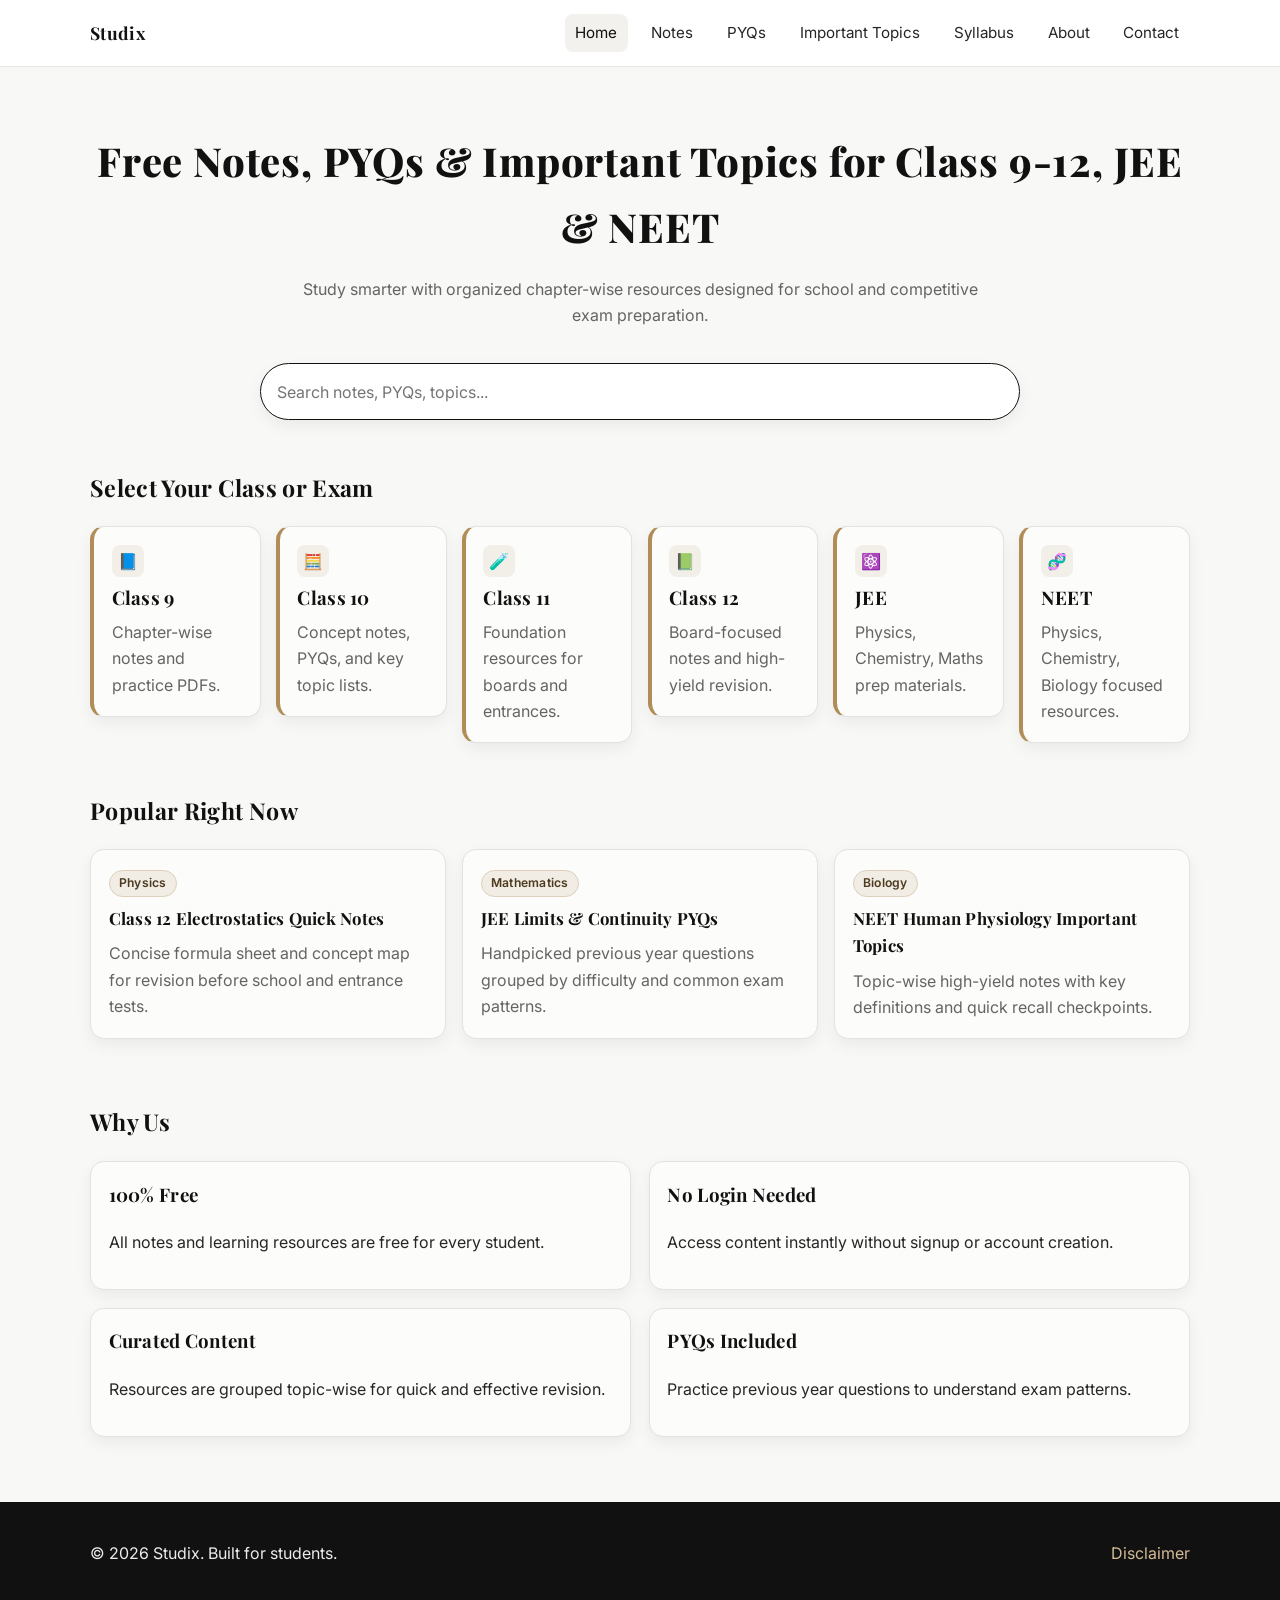
<file: index.html>
<!DOCTYPE html>
<html lang="en">
  <head>
    <meta charset="UTF-8" />
    <meta name="viewport" content="width=device-width, initial-scale=1.0" />
    <title>Studix | Free Notes, PYQs & Important Topics</title>
    <link rel="stylesheet" href="css/styles.css" />
  </head>
  <body>
    <!-- Shared navigation -->
    <header class="site-header">
      <div class="container navbar">
        <a class="brand" href="index.html">Studix</a>
        <button class="nav-toggle" type="button" data-nav-toggle>☰ Menu</button>
        <nav class="nav-links" data-nav-links>
          <a class="active" href="index.html">Home</a>
          <a href="pages/notes.html">Notes</a>
          <a href="pages/pyqs.html">PYQs</a>
          <a href="pages/important-topics.html">Important Topics</a>
          <a href="pages/syllabus.html">Syllabus</a>
          <a href="pages/about.html">About</a>
          <a href="pages/contact.html">Contact</a>
        </nav>
      </div>
    </header>

    <main>
      <section class="hero">
        <div class="container">
          <h1>Free Notes, PYQs &amp; Important Topics for Class 9-12, JEE &amp; NEET</h1>
          <p>
            Study smarter with organized chapter-wise resources designed for school and competitive exam preparation.
          </p>
        </div>
      </section>

      <!-- Homepage search bar (UI only; search behavior can be added later) -->
      <section class="section home-search-section">
        <div class="container">
          <div class="home-search-wrap">
            <label class="sr-only" for="homepage-search">Search notes and topics</label>
            <input
              id="homepage-search"
              type="search"
              placeholder="Search notes, PYQs, topics..."
              aria-label="Search notes, PYQs, topics"
            />
          </div>
        </div>
      </section>

      <!-- Scribd-inspired browse tiles -->
      <section class="section section-compact">
        <div class="container">
          <h2>Select Your Class or Exam</h2>
          <div class="home-class-grid">
            <a class="class-tile-link" href="pages/notes.html?track=class9">
              <article class="card class-tile accent-cyan">
                <span class="tile-icon" aria-hidden="true">📘</span>
                <h3>Class 9</h3>
                <p>Chapter-wise notes and practice PDFs.</p>
              </article>
            </a>
            <a class="class-tile-link" href="pages/notes.html?track=class10">
              <article class="card class-tile accent-indigo">
                <span class="tile-icon" aria-hidden="true">🧮</span>
                <h3>Class 10</h3>
                <p>Concept notes, PYQs, and key topic lists.</p>
              </article>
            </a>
            <a class="class-tile-link" href="pages/notes.html?track=class11">
              <article class="card class-tile accent-blue">
                <span class="tile-icon" aria-hidden="true">🧪</span>
                <h3>Class 11</h3>
                <p>Foundation resources for boards and entrances.</p>
              </article>
            </a>
            <a class="class-tile-link" href="pages/notes.html?track=class12">
              <article class="card class-tile accent-teal">
                <span class="tile-icon" aria-hidden="true">📗</span>
                <h3>Class 12</h3>
                <p>Board-focused notes and high-yield revision.</p>
              </article>
            </a>
            <a class="class-tile-link" href="pages/notes.html?track=jee">
              <article class="card class-tile accent-gold">
                <span class="tile-icon" aria-hidden="true">⚛️</span>
                <h3>JEE</h3>
                <p>Physics, Chemistry, Maths prep materials.</p>
              </article>
            </a>
            <a class="class-tile-link" href="pages/notes.html?track=neet">
              <article class="card class-tile accent-green">
                <span class="tile-icon" aria-hidden="true">🧬</span>
                <h3>NEET</h3>
                <p>Physics, Chemistry, Biology focused resources.</p>
              </article>
            </a>
          </div>
        </div>
      </section>

      <!-- Document preview style cards -->
      <section class="section section-compact">
        <div class="container">
          <h2>Popular Right Now</h2>
          <div class="home-feature-grid">
            <article class="card feature-card">
              <span class="feature-tag">Physics</span>
              <h3>Class 12 Electrostatics Quick Notes</h3>
              <p>Concise formula sheet and concept map for revision before school and entrance tests.</p>
            </article>
            <article class="card feature-card">
              <span class="feature-tag">Mathematics</span>
              <h3>JEE Limits &amp; Continuity PYQs</h3>
              <p>Handpicked previous year questions grouped by difficulty and common exam patterns.</p>
            </article>
            <article class="card feature-card">
              <span class="feature-tag">Biology</span>
              <h3>NEET Human Physiology Important Topics</h3>
              <p>Topic-wise high-yield notes with key definitions and quick recall checkpoints.</p>
            </article>
          </div>
        </div>
      </section>

      <section class="section">
        <div class="container">
          <h2>Why Us</h2>
          <div class="grid cols-2">
            <article class="card"><h3>100% Free</h3><p>All notes and learning resources are free for every student.</p></article>
            <article class="card"><h3>No Login Needed</h3><p>Access content instantly without signup or account creation.</p></article>
            <article class="card"><h3>Curated Content</h3><p>Resources are grouped topic-wise for quick and effective revision.</p></article>
            <article class="card"><h3>PYQs Included</h3><p>Practice previous year questions to understand exam patterns.</p></article>
          </div>
        </div>
      </section>
    </main>

    <!-- Shared footer -->
    <footer class="site-footer">
      <div class="container footer-content">
        <p>&copy; 2026 Studix. Built for students.</p>
        <a href="pages/disclaimer.html">Disclaimer</a>
      </div>
    </footer>

    <script src="js/main.js"></script>
  </body>
</html>
</file>
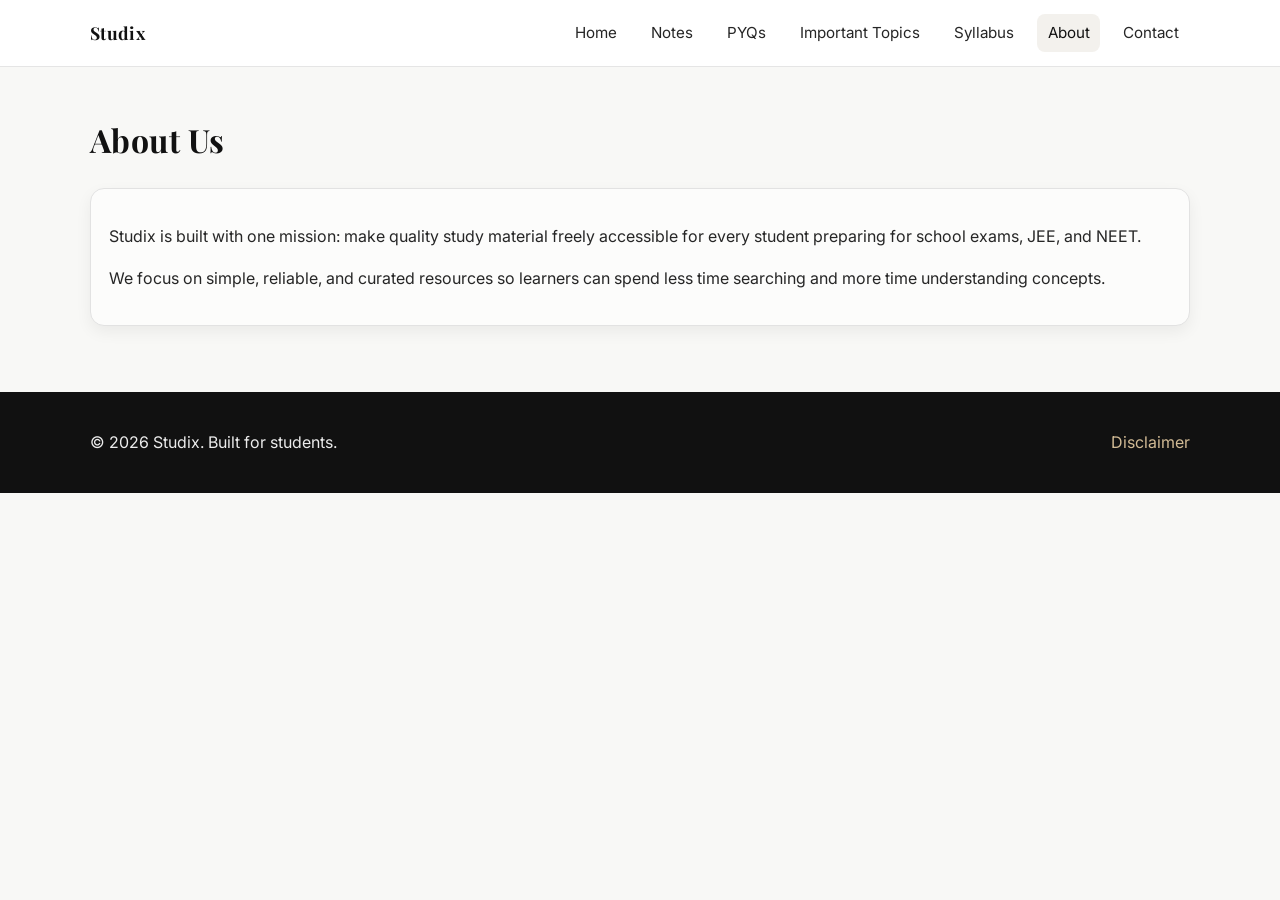
<file: pages/about.html>
<!DOCTYPE html>
<html lang="en">
  <head>
    <meta charset="UTF-8" />
    <meta name="viewport" content="width=device-width, initial-scale=1.0" />
    <title>About Us | Studix</title>
    <link rel="stylesheet" href="../css/styles.css" />
  </head>
  <body>
    <header class="site-header">
      <div class="container navbar">
        <a class="brand" href="../index.html">Studix</a>
        <button class="nav-toggle" type="button" data-nav-toggle>☰ Menu</button>
        <nav class="nav-links" data-nav-links>
          <a href="../index.html">Home</a>
          <a href="notes.html">Notes</a>
          <a href="pyqs.html">PYQs</a>
          <a href="important-topics.html">Important Topics</a>
          <a href="syllabus.html">Syllabus</a>
          <a class="active" href="about.html">About</a>
          <a href="contact.html">Contact</a>
        </nav>
      </div>
    </header>

    <main class="section">
      <div class="container">
        <h1>About Us</h1>
        <div class="card">
          <p>
            Studix is built with one mission: make quality study material freely accessible
            for every student preparing for school exams, JEE, and NEET.
          </p>
          <p>
            We focus on simple, reliable, and curated resources so learners can spend less time searching
            and more time understanding concepts.
          </p>
        </div>
      </div>
    </main>

    <footer class="site-footer">
      <div class="container footer-content">
        <p>&copy; 2026 Studix. Built for students.</p>
        <a href="disclaimer.html">Disclaimer</a>
      </div>
    </footer>

    <script src="../js/main.js"></script>
  </body>
</html>
</file>
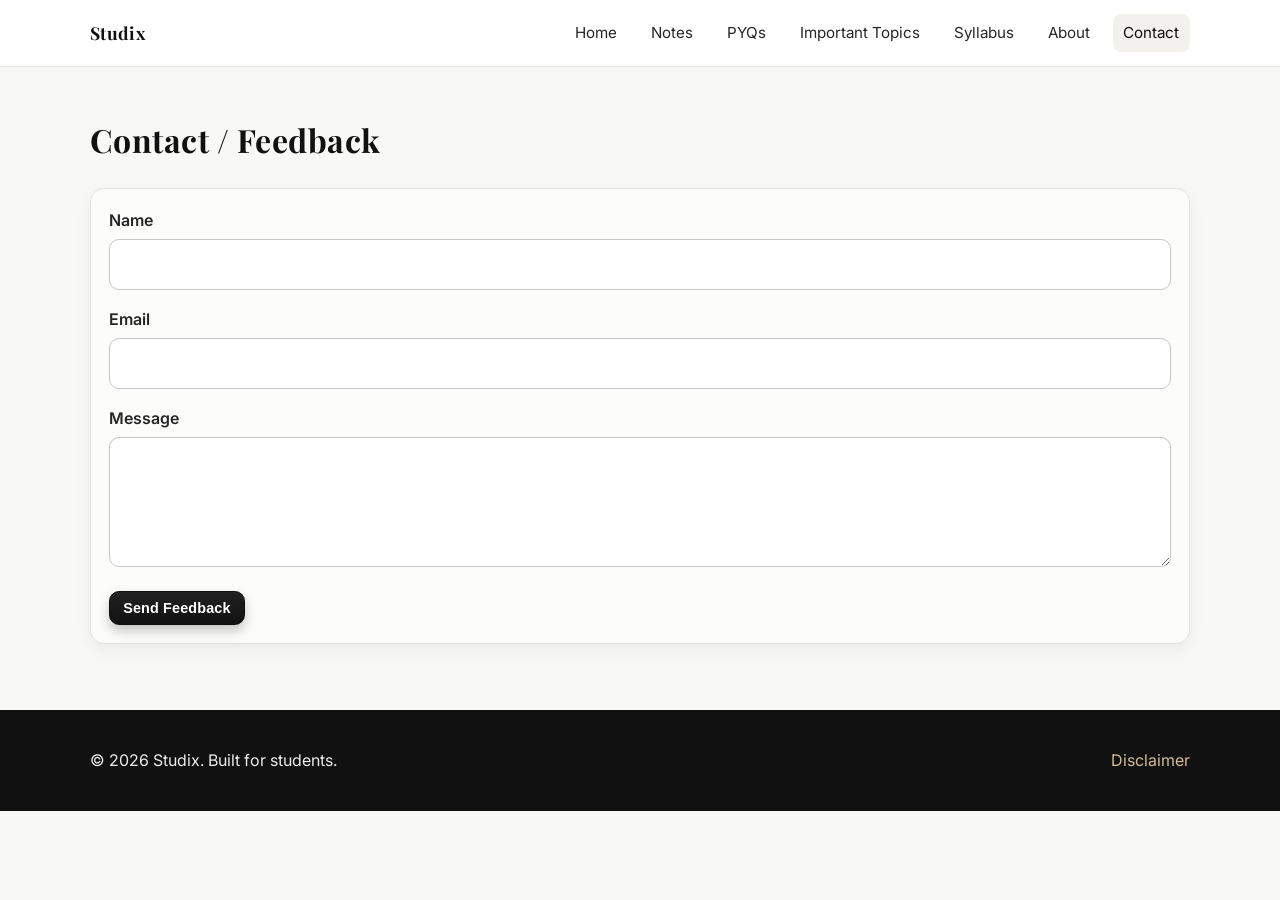
<file: pages/contact.html>
<!DOCTYPE html>
<html lang="en">
  <head>
    <meta charset="UTF-8" />
    <meta name="viewport" content="width=device-width, initial-scale=1.0" />
    <title>Contact & Feedback | Studix</title>
    <link rel="stylesheet" href="../css/styles.css" />
  </head>
  <body>
    <header class="site-header">
      <div class="container navbar">
        <a class="brand" href="../index.html">Studix</a>
        <button class="nav-toggle" type="button" data-nav-toggle>☰ Menu</button>
        <nav class="nav-links" data-nav-links>
          <a href="../index.html">Home</a>
          <a href="notes.html">Notes</a>
          <a href="pyqs.html">PYQs</a>
          <a href="important-topics.html">Important Topics</a>
          <a href="syllabus.html">Syllabus</a>
          <a href="about.html">About</a>
          <a class="active" href="contact.html">Contact</a>
        </nav>
      </div>
    </header>

    <main class="section">
      <div class="container">
        <h1>Contact / Feedback</h1>
        <div class="card">
          <form data-feedback-form>
            <div class="form-group">
              <label for="name">Name</label>
              <input id="name" name="name" type="text" required />
            </div>

            <div class="form-group">
              <label for="email">Email</label>
              <input id="email" name="email" type="email" required />
            </div>

            <div class="form-group">
              <label for="message">Message</label>
              <textarea id="message" name="message" required></textarea>
            </div>

            <button class="btn" type="submit">Send Feedback</button>
          </form>
        </div>
      </div>
    </main>

    <footer class="site-footer">
      <div class="container footer-content">
        <p>&copy; 2026 Studix. Built for students.</p>
        <a href="disclaimer.html">Disclaimer</a>
      </div>
    </footer>

    <script src="../js/main.js"></script>
  </body>
</html>
</file>
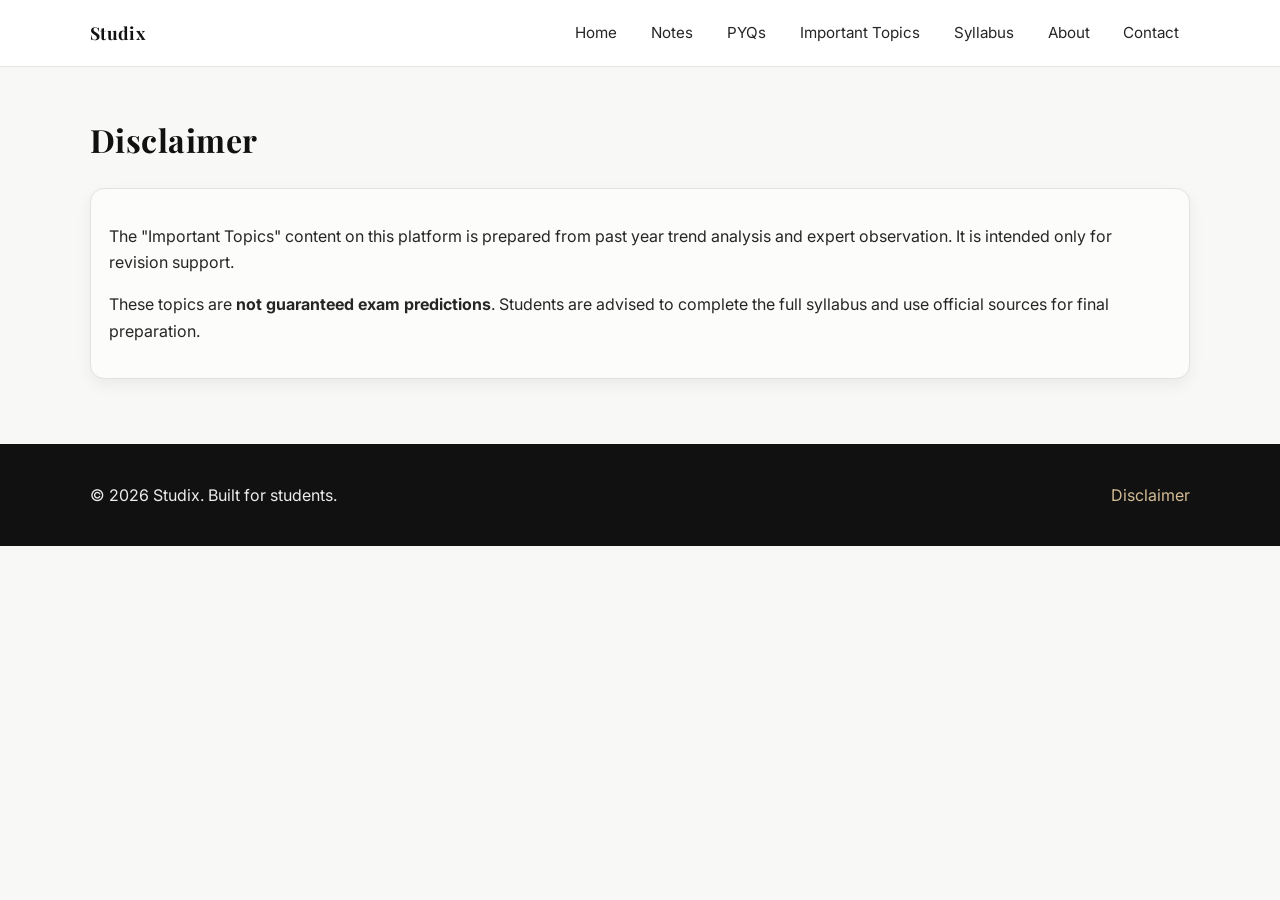
<file: pages/disclaimer.html>
<!DOCTYPE html>
<html lang="en">
  <head>
    <meta charset="UTF-8" />
    <meta name="viewport" content="width=device-width, initial-scale=1.0" />
    <title>Disclaimer | Studix</title>
    <link rel="stylesheet" href="../css/styles.css" />
  </head>
  <body>
    <header class="site-header">
      <div class="container navbar">
        <a class="brand" href="../index.html">Studix</a>
        <button class="nav-toggle" type="button" data-nav-toggle>☰ Menu</button>
        <nav class="nav-links" data-nav-links>
          <a href="../index.html">Home</a>
          <a href="notes.html">Notes</a>
          <a href="pyqs.html">PYQs</a>
          <a href="important-topics.html">Important Topics</a>
          <a href="syllabus.html">Syllabus</a>
          <a href="about.html">About</a>
          <a href="contact.html">Contact</a>
        </nav>
      </div>
    </header>

    <main class="section">
      <div class="container">
        <h1>Disclaimer</h1>
        <div class="card">
          <p>
            The "Important Topics" content on this platform is prepared from past year trend analysis
            and expert observation. It is intended only for revision support.
          </p>
          <p>
            These topics are <strong>not guaranteed exam predictions</strong>. Students are advised
            to complete the full syllabus and use official sources for final preparation.
          </p>
        </div>
      </div>
    </main>

    <footer class="site-footer">
      <div class="container footer-content">
        <p>&copy; 2026 Studix. Built for students.</p>
        <a href="disclaimer.html">Disclaimer</a>
      </div>
    </footer>

    <script src="../js/main.js"></script>
  </body>
</html>
</file>
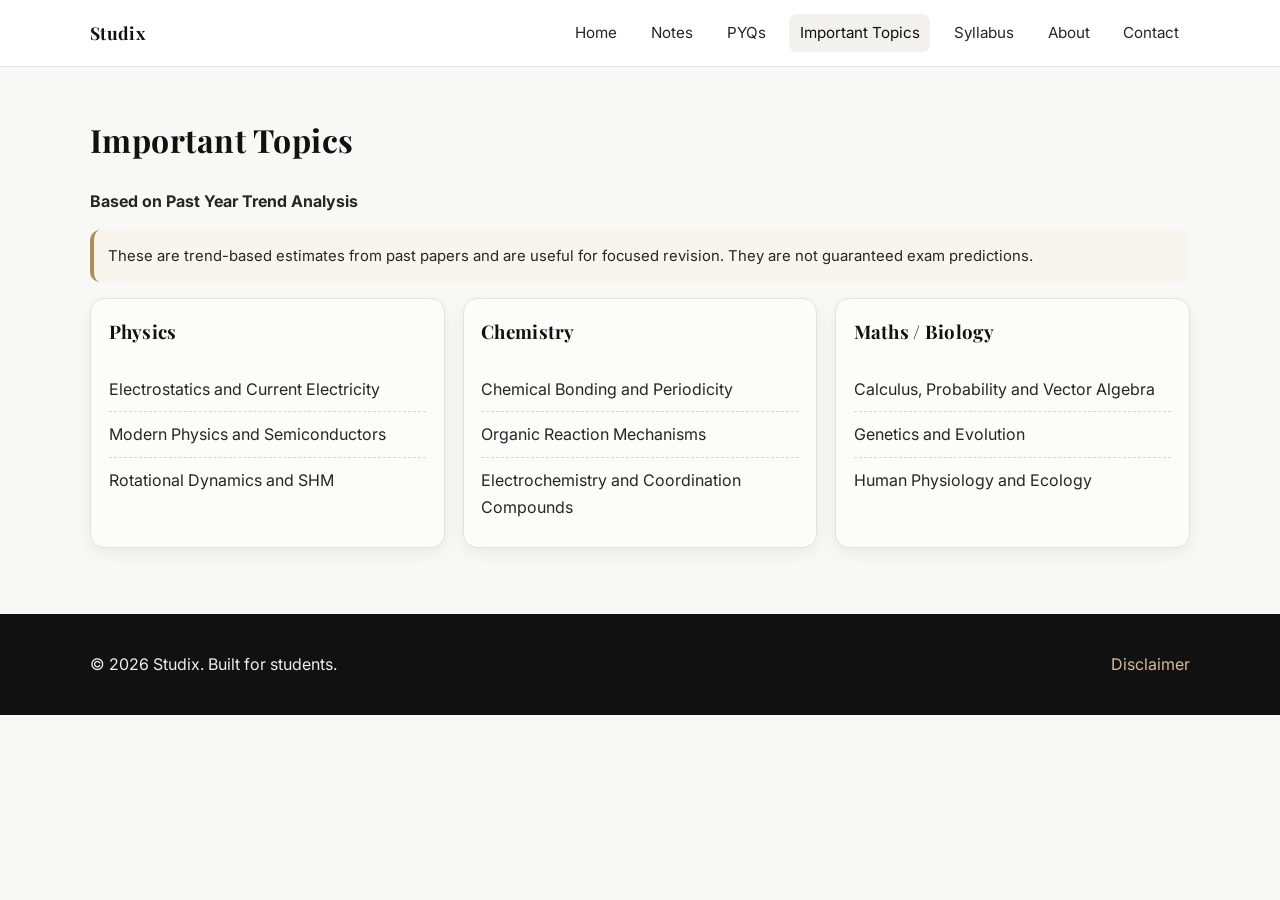
<file: pages/important-topics.html>
<!DOCTYPE html>
<html lang="en">
  <head>
    <meta charset="UTF-8" />
    <meta name="viewport" content="width=device-width, initial-scale=1.0" />
    <title>Important Topics | Studix</title>
    <link rel="stylesheet" href="../css/styles.css" />
  </head>
  <body>
    <header class="site-header">
      <div class="container navbar">
        <a class="brand" href="../index.html">Studix</a>
        <button class="nav-toggle" type="button" data-nav-toggle>☰ Menu</button>
        <nav class="nav-links" data-nav-links>
          <a href="../index.html">Home</a>
          <a href="notes.html">Notes</a>
          <a href="pyqs.html">PYQs</a>
          <a class="active" href="important-topics.html">Important Topics</a>
          <a href="syllabus.html">Syllabus</a>
          <a href="about.html">About</a>
          <a href="contact.html">Contact</a>
        </nav>
      </div>
    </header>

    <main class="section">
      <div class="container">
        <h1>Important Topics</h1>
        <p><strong>Based on Past Year Trend Analysis</strong></p>

        <div class="note">
          These are trend-based estimates from past papers and are useful for focused revision.
          They are not guaranteed exam predictions.
        </div>

        <div class="grid cols-3" style="margin-top: 1rem">
          <article class="card">
            <h3>Physics</h3>
            <ul class="list">
              <li>Electrostatics and Current Electricity</li>
              <li>Modern Physics and Semiconductors</li>
              <li>Rotational Dynamics and SHM</li>
            </ul>
          </article>

          <article class="card">
            <h3>Chemistry</h3>
            <ul class="list">
              <li>Chemical Bonding and Periodicity</li>
              <li>Organic Reaction Mechanisms</li>
              <li>Electrochemistry and Coordination Compounds</li>
            </ul>
          </article>

          <article class="card">
            <h3>Maths / Biology</h3>
            <ul class="list">
              <li>Calculus, Probability and Vector Algebra</li>
              <li>Genetics and Evolution</li>
              <li>Human Physiology and Ecology</li>
            </ul>
          </article>
        </div>
      </div>
    </main>

    <footer class="site-footer">
      <div class="container footer-content">
        <p>&copy; 2026 Studix. Built for students.</p>
        <a href="disclaimer.html">Disclaimer</a>
      </div>
    </footer>

    <script src="../js/main.js"></script>
  </body>
</html>
</file>
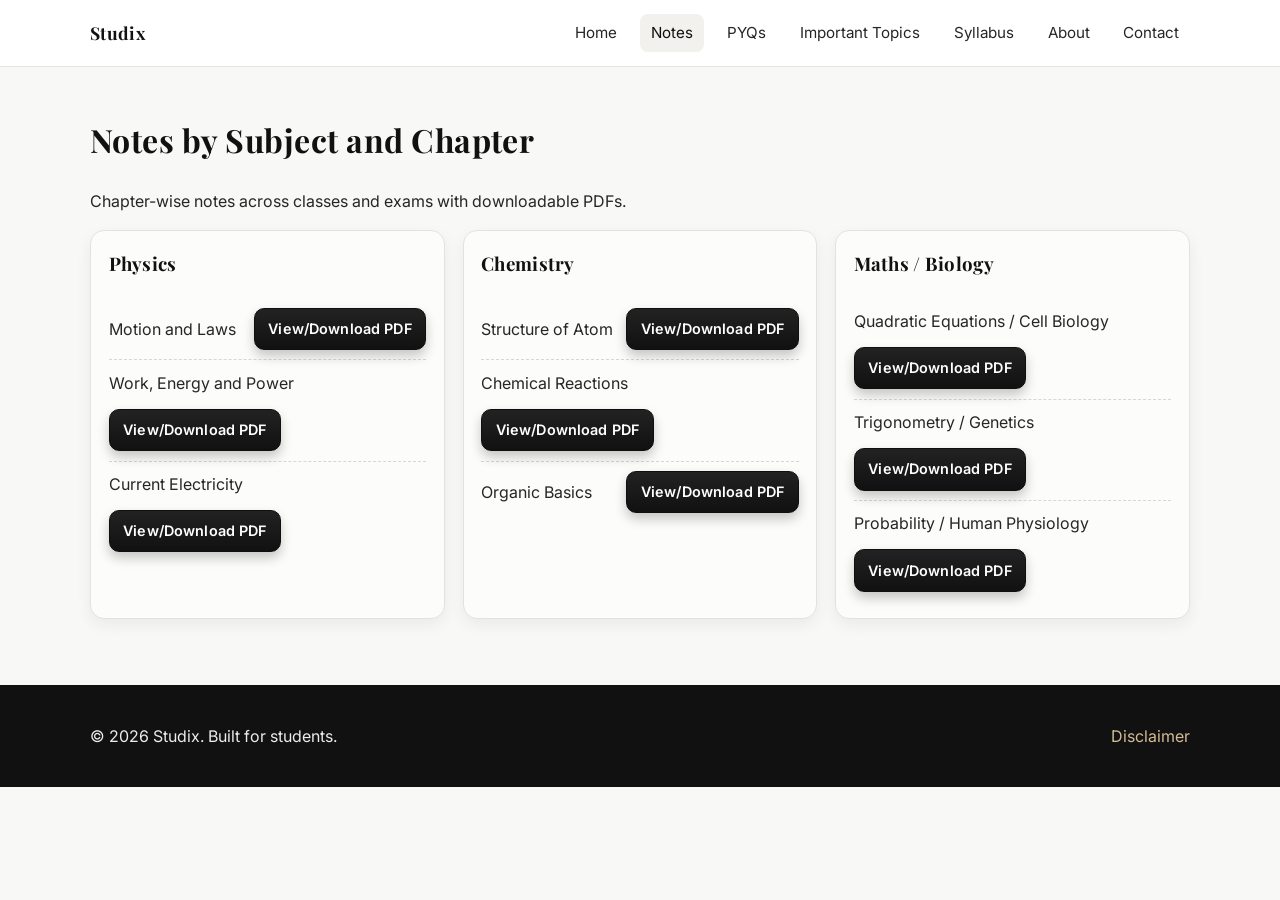
<file: pages/notes.html>
<!DOCTYPE html>
<html lang="en">
  <head>
    <meta charset="UTF-8" />
    <meta name="viewport" content="width=device-width, initial-scale=1.0" />
    <title>Notes | Studix</title>
    <link rel="stylesheet" href="../css/styles.css" />
  </head>
  <body>
    <header class="site-header">
      <div class="container navbar">
        <a class="brand" href="../index.html">Studix</a>
        <button class="nav-toggle" type="button" data-nav-toggle>☰ Menu</button>
        <nav class="nav-links" data-nav-links>
          <a href="../index.html">Home</a>
          <a class="active" href="notes.html">Notes</a>
          <a href="pyqs.html">PYQs</a>
          <a href="important-topics.html">Important Topics</a>
          <a href="syllabus.html">Syllabus</a>
          <a href="about.html">About</a>
          <a href="contact.html">Contact</a>
        </nav>
      </div>
    </header>

    <main class="section">
      <div class="container">
        <h1>Notes by Subject and Chapter</h1>
        <p>Chapter-wise notes across classes and exams with downloadable PDFs.</p>

        <!-- Subject-wise folders with chapter-level placeholders -->
        <div class="grid cols-3">
          <article class="card">
            <h3>Physics</h3>
            <ul class="list">
              <li class="list-row"><span>Motion and Laws</span><a class="btn" href="../assets/pdfs/class10/physics-motion-and-laws.pdf">View/Download PDF</a></li>
              <li class="list-row"><span>Work, Energy and Power</span><a class="btn" href="../assets/pdfs/class10/physics-work-energy-and-power.pdf">View/Download PDF</a></li>
              <li class="list-row"><span>Current Electricity</span><a class="btn" href="../assets/pdfs/class10/physics-current-electricity.pdf">View/Download PDF</a></li>
            </ul>
          </article>

          <article class="card">
            <h3>Chemistry</h3>
            <ul class="list">
              <li class="list-row"><span>Structure of Atom</span><a class="btn" href="../assets/pdfs/class10/chemistry-structure-of-atom.pdf">View/Download PDF</a></li>
              <li class="list-row"><span>Chemical Reactions</span><a class="btn" href="../assets/pdfs/class10/chemistry-chemical-reactions.pdf">View/Download PDF</a></li>
              <li class="list-row"><span>Organic Basics</span><a class="btn" href="../assets/pdfs/class10/chemistry-organic-basics.pdf">View/Download PDF</a></li>
            </ul>
          </article>

          <article class="card">
            <h3>Maths / Biology</h3>
            <ul class="list">
              <li class="list-row"><span>Quadratic Equations / Cell Biology</span><a class="btn" href="../assets/pdfs/class10/maths-quadratic-equations.pdf">View/Download PDF</a></li>
              <li class="list-row"><span>Trigonometry / Genetics</span><a class="btn" href="../assets/pdfs/neet/biology-genetics.pdf">View/Download PDF</a></li>
              <li class="list-row"><span>Probability / Human Physiology</span><a class="btn" href="../assets/pdfs/neet/biology-human-physiology.pdf">View/Download PDF</a></li>
            </ul>
          </article>
        </div>
      </div>
    </main>

    <footer class="site-footer">
      <div class="container footer-content">
        <p>&copy; 2026 Studix. Built for students.</p>
        <a href="disclaimer.html">Disclaimer</a>
      </div>
    </footer>

    <script src="../js/main.js"></script>
  </body>
</html>
</file>
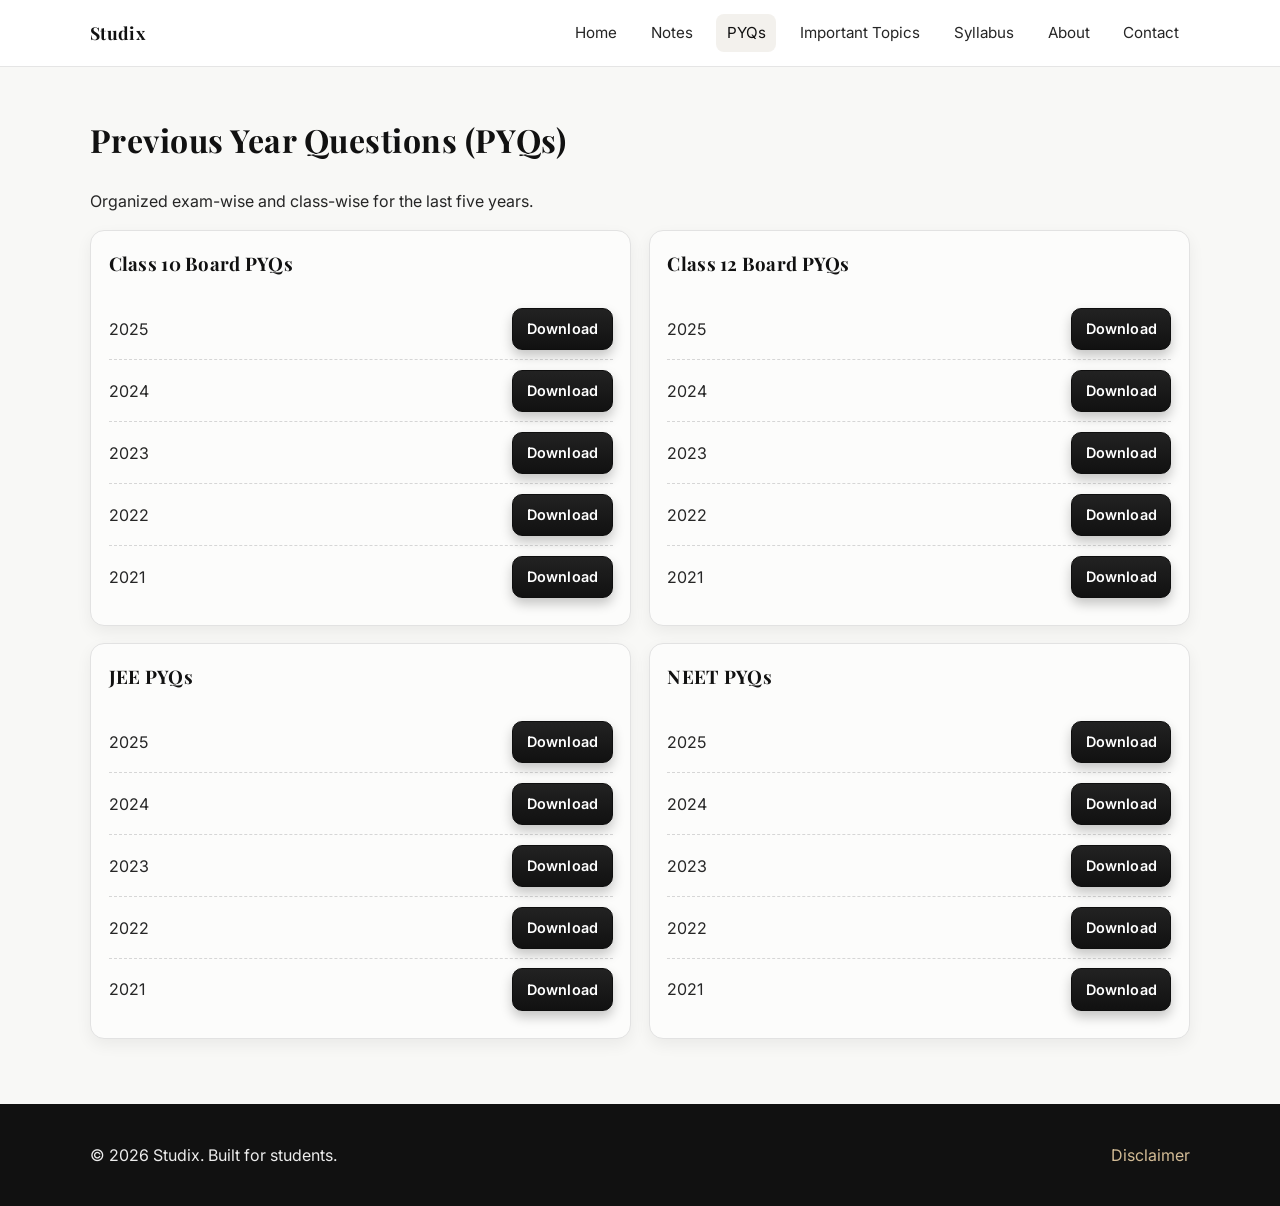
<file: pages/pyqs.html>
<!DOCTYPE html>
<html lang="en">
  <head>
    <meta charset="UTF-8" />
    <meta name="viewport" content="width=device-width, initial-scale=1.0" />
    <title>PYQs | Studix</title>
    <link rel="stylesheet" href="../css/styles.css" />
  </head>
  <body>
    <header class="site-header">
      <div class="container navbar">
        <a class="brand" href="../index.html">Studix</a>
        <button class="nav-toggle" type="button" data-nav-toggle>☰ Menu</button>
        <nav class="nav-links" data-nav-links>
          <a href="../index.html">Home</a>
          <a href="notes.html">Notes</a>
          <a class="active" href="pyqs.html">PYQs</a>
          <a href="important-topics.html">Important Topics</a>
          <a href="syllabus.html">Syllabus</a>
          <a href="about.html">About</a>
          <a href="contact.html">Contact</a>
        </nav>
      </div>
    </header>

    <main class="section">
      <div class="container">
        <h1>Previous Year Questions (PYQs)</h1>
        <p>Organized exam-wise and class-wise for the last five years.</p>

        <!-- Keep this structure and replace placeholders with actual files -->
        <div class="grid cols-2">
          <article class="card">
            <h3>Class 10 Board PYQs</h3>
            <ul class="list">
              <li class="list-row"><span>2025</span><a class="btn" href="../assets/pdfs/class10/class10-board-pyq-2025.pdf">Download</a></li>
              <li class="list-row"><span>2024</span><a class="btn" href="../assets/pdfs/class10/class10-board-pyq-2024.pdf">Download</a></li>
              <li class="list-row"><span>2023</span><a class="btn" href="../assets/pdfs/class10/class10-board-pyq-2023.pdf">Download</a></li>
              <li class="list-row"><span>2022</span><a class="btn" href="../assets/pdfs/class10/class10-board-pyq-2022.pdf">Download</a></li>
              <li class="list-row"><span>2021</span><a class="btn" href="../assets/pdfs/class10/class10-board-pyq-2021.pdf">Download</a></li>
            </ul>
          </article>

          <article class="card">
            <h3>Class 12 Board PYQs</h3>
            <ul class="list">
              <li class="list-row"><span>2025</span><a class="btn" href="../assets/pdfs/class12/class12-board-pyq-2025.pdf">Download</a></li>
              <li class="list-row"><span>2024</span><a class="btn" href="../assets/pdfs/class12/class12-board-pyq-2024.pdf">Download</a></li>
              <li class="list-row"><span>2023</span><a class="btn" href="../assets/pdfs/class12/class12-board-pyq-2023.pdf">Download</a></li>
              <li class="list-row"><span>2022</span><a class="btn" href="../assets/pdfs/class12/class12-board-pyq-2022.pdf">Download</a></li>
              <li class="list-row"><span>2021</span><a class="btn" href="../assets/pdfs/class12/class12-board-pyq-2021.pdf">Download</a></li>
            </ul>
          </article>

          <article class="card">
            <h3>JEE PYQs</h3>
            <ul class="list">
              <li class="list-row"><span>2025</span><a class="btn" href="../assets/pdfs/jee/jee-pyq-2025.pdf">Download</a></li>
              <li class="list-row"><span>2024</span><a class="btn" href="../assets/pdfs/jee/jee-pyq-2024.pdf">Download</a></li>
              <li class="list-row"><span>2023</span><a class="btn" href="../assets/pdfs/jee/jee-pyq-2023.pdf">Download</a></li>
              <li class="list-row"><span>2022</span><a class="btn" href="../assets/pdfs/jee/jee-pyq-2022.pdf">Download</a></li>
              <li class="list-row"><span>2021</span><a class="btn" href="../assets/pdfs/jee/jee-pyq-2021.pdf">Download</a></li>
            </ul>
          </article>

          <article class="card">
            <h3>NEET PYQs</h3>
            <ul class="list">
              <li class="list-row"><span>2025</span><a class="btn" href="../assets/pdfs/neet/neet-pyq-2025.pdf">Download</a></li>
              <li class="list-row"><span>2024</span><a class="btn" href="../assets/pdfs/neet/neet-pyq-2024.pdf">Download</a></li>
              <li class="list-row"><span>2023</span><a class="btn" href="../assets/pdfs/neet/neet-pyq-2023.pdf">Download</a></li>
              <li class="list-row"><span>2022</span><a class="btn" href="../assets/pdfs/neet/neet-pyq-2022.pdf">Download</a></li>
              <li class="list-row"><span>2021</span><a class="btn" href="../assets/pdfs/neet/neet-pyq-2021.pdf">Download</a></li>
            </ul>
          </article>
        </div>
      </div>
    </main>

    <footer class="site-footer">
      <div class="container footer-content">
        <p>&copy; 2026 Studix. Built for students.</p>
        <a href="disclaimer.html">Disclaimer</a>
      </div>
    </footer>

    <script src="../js/main.js"></script>
  </body>
</html>
</file>
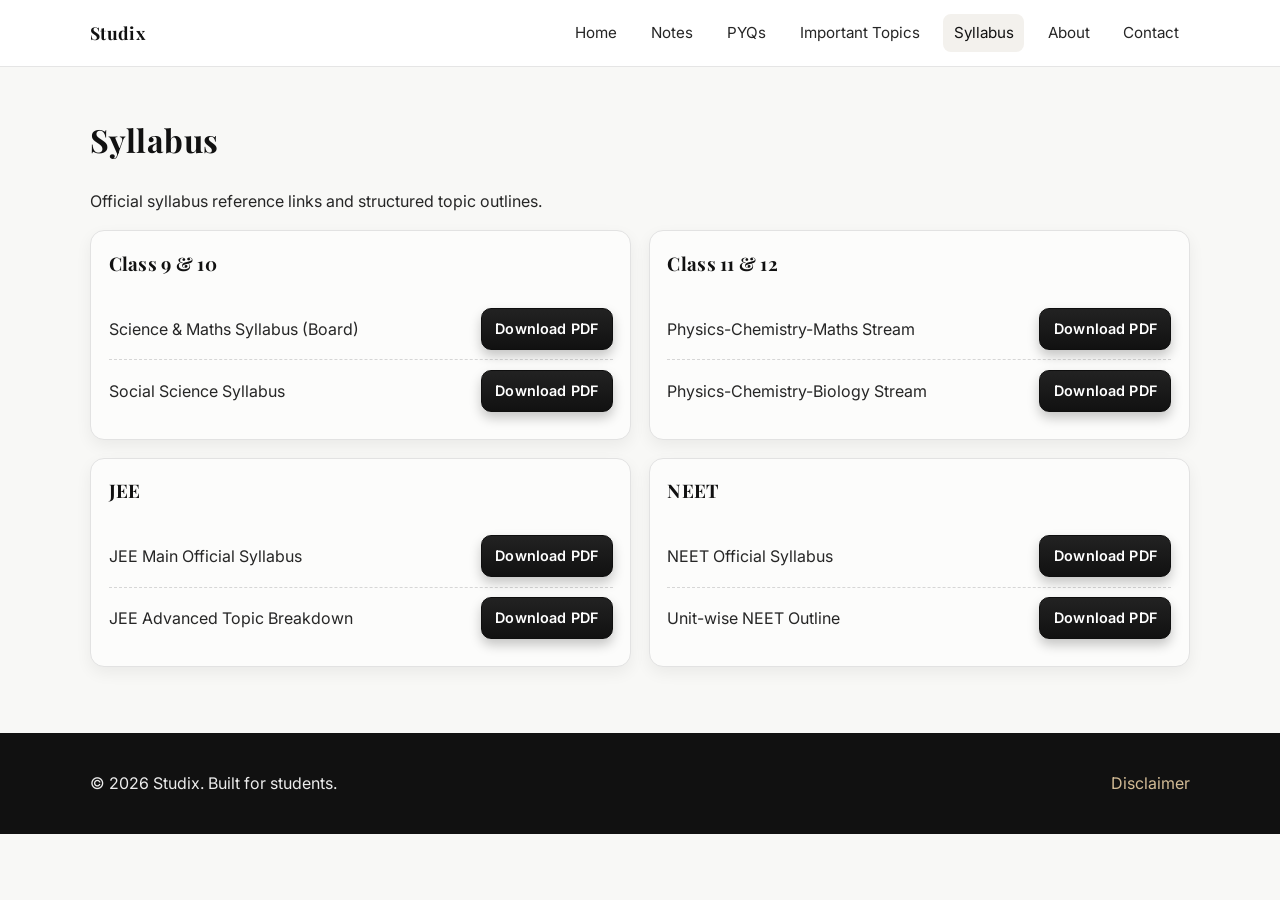
<file: pages/syllabus.html>
<!DOCTYPE html>
<html lang="en">
  <head>
    <meta charset="UTF-8" />
    <meta name="viewport" content="width=device-width, initial-scale=1.0" />
    <title>Syllabus | Studix</title>
    <link rel="stylesheet" href="../css/styles.css" />
  </head>
  <body>
    <header class="site-header">
      <div class="container navbar">
        <a class="brand" href="../index.html">Studix</a>
        <button class="nav-toggle" type="button" data-nav-toggle>☰ Menu</button>
        <nav class="nav-links" data-nav-links>
          <a href="../index.html">Home</a>
          <a href="notes.html">Notes</a>
          <a href="pyqs.html">PYQs</a>
          <a href="important-topics.html">Important Topics</a>
          <a class="active" href="syllabus.html">Syllabus</a>
          <a href="about.html">About</a>
          <a href="contact.html">Contact</a>
        </nav>
      </div>
    </header>

    <main class="section">
      <div class="container">
        <h1>Syllabus</h1>
        <p>Official syllabus reference links and structured topic outlines.</p>

        <!-- Replace placeholders with official board/exam PDFs -->
        <div class="grid cols-2">
          <article class="card">
            <h3>Class 9 &amp; 10</h3>
            <ul class="list">
              <li class="list-row"><span>Science &amp; Maths Syllabus (Board)</span><a class="btn" href="../assets/pdfs/class9/science-maths-syllabus-board.pdf">Download PDF</a></li>
              <li class="list-row"><span>Social Science Syllabus</span><a class="btn" href="../assets/pdfs/class10/social-science-syllabus.pdf">Download PDF</a></li>
            </ul>
          </article>

          <article class="card">
            <h3>Class 11 &amp; 12</h3>
            <ul class="list">
              <li class="list-row"><span>Physics-Chemistry-Maths Stream</span><a class="btn" href="../assets/pdfs/class11/pcm-stream-syllabus.pdf">Download PDF</a></li>
              <li class="list-row"><span>Physics-Chemistry-Biology Stream</span><a class="btn" href="../assets/pdfs/class12/pcb-stream-syllabus.pdf">Download PDF</a></li>
            </ul>
          </article>

          <article class="card">
            <h3>JEE</h3>
            <ul class="list">
              <li class="list-row"><span>JEE Main Official Syllabus</span><a class="btn" href="../assets/pdfs/jee/jee-main-syllabus.pdf">Download PDF</a></li>
              <li class="list-row"><span>JEE Advanced Topic Breakdown</span><a class="btn" href="../assets/pdfs/jee/jee-advanced-topic-breakdown.pdf">Download PDF</a></li>
            </ul>
          </article>

          <article class="card">
            <h3>NEET</h3>
            <ul class="list">
              <li class="list-row"><span>NEET Official Syllabus</span><a class="btn" href="../assets/pdfs/neet/neet-official-syllabus.pdf">Download PDF</a></li>
              <li class="list-row"><span>Unit-wise NEET Outline</span><a class="btn" href="../assets/pdfs/neet/neet-unit-wise-outline.pdf">Download PDF</a></li>
            </ul>
          </article>
        </div>
      </div>
    </main>

    <footer class="site-footer">
      <div class="container footer-content">
        <p>&copy; 2026 Studix. Built for students.</p>
        <a href="disclaimer.html">Disclaimer</a>
      </div>
    </footer>

    <script src="../js/main.js"></script>
  </body>
</html>
</file>
<file: css/styles.css>
@import url("https://fonts.googleapis.com/css2?family=Inter:wght@400;500;600;700&family=Playfair+Display:wght@600;700;800&display=swap");

:root {
  --primary: #111111;
  --primary-dark: #000000;
  --bg: #f8f8f6;
  --white: #ffffff;
  --text: #262626;
  --heading: #111111;
  --muted: #646464;
  --border: #d9d9d9;
  --accent: #b08d57;
  --accent-soft: #d2bb95;
  --surface: #fcfcfb;
  --shadow-sm: 0 6px 16px rgba(17, 17, 17, 0.06);
  --shadow-md: 0 14px 30px rgba(17, 17, 17, 0.11);
}

* {
  box-sizing: border-box;
}

body {
  margin: 0;
  font-family: "Inter", "Segoe UI", Arial, sans-serif;
  background: var(--bg);
  color: var(--text);
  line-height: 1.65;
}

.container {
  width: min(1100px, 92%);
  margin: 0 auto;
}

.site-header {
  background: rgba(255, 255, 255, 0.96);
  border-bottom: 1px solid #e5e5e5;
  position: sticky;
  top: 0;
  z-index: 10;
  backdrop-filter: blur(10px);
}

.navbar {
  display: flex;
  justify-content: space-between;
  align-items: center;
  gap: 1rem;
  padding: 0.85rem 0;
}

.brand {
  font-family: "Playfair Display", Georgia, serif;
  font-weight: 700;
  color: var(--heading);
  text-decoration: none;
  font-size: 1.1rem;
  letter-spacing: 0.02em;
}

.nav-toggle {
  display: none;
  border: 1px solid #1a1a1a;
  border-radius: 10px;
  background: var(--white);
  color: var(--heading);
  padding: 0.45rem 0.65rem;
  font-size: 1rem;
  transition: all 0.2s ease;
}

.nav-toggle:hover {
  transform: translateY(-1px);
  box-shadow: var(--shadow-sm);
}

.nav-links {
  display: flex;
  gap: 0.8rem;
  flex-wrap: wrap;
}

.nav-links a {
  color: var(--text);
  text-decoration: none;
  padding: 0.42rem 0.66rem;
  border-radius: 8px;
  font-size: 0.95rem;
  transition: all 0.2s ease;
}

.nav-links a:hover,
.nav-links a.active {
  background: #f3f1ed;
  color: var(--heading);
}

.hero {
  padding: 3.8rem 0 2.2rem;
  text-align: center;
}

.hero h1 {
  margin: 0;
  color: var(--heading);
  font-family: "Playfair Display", Georgia, serif;
  font-size: clamp(1.7rem, 4vw, 2.5rem);
  font-weight: 800;
  letter-spacing: 0.02em;
}

.hero p {
  margin: 1rem auto 0;
  max-width: 700px;
  color: var(--muted);
}

.sr-only {
  position: absolute;
  width: 1px;
  height: 1px;
  padding: 0;
  margin: -1px;
  overflow: hidden;
  clip: rect(0, 0, 0, 0);
  white-space: nowrap;
  border: 0;
}

.section {
  padding: 1.6rem 0 2.4rem;
}

.section-compact {
  padding-top: 0.65rem;
}

h1,
h2,
h3,
h4 {
  color: var(--heading);
  font-family: "Playfair Display", Georgia, serif;
  font-weight: 700;
  letter-spacing: 0.015em;
}

.section h2 {
  margin-top: 0;
  font-size: 1.45rem;
}

.grid {
  display: grid;
  gap: 1.1rem;
}

.grid.cols-2 {
  grid-template-columns: repeat(2, minmax(0, 1fr));
}

.grid.cols-3 {
  grid-template-columns: repeat(3, minmax(0, 1fr));
}

.card {
  background: var(--surface);
  border: 1px solid #e2e2e2;
  border-radius: 14px;
  padding: 1.1rem;
  box-shadow: var(--shadow-sm);
  transition: transform 0.25s ease, box-shadow 0.25s ease, border-color 0.25s ease;
}

.card:hover {
  transform: translateY(-3px);
  box-shadow: var(--shadow-md);
  border-color: #cfcfcf;
}

.card h3,
.card h4 {
  margin-top: 0;
  color: var(--heading);
}

/* Homepage redesign: search and document-library inspired tiles */
.home-search-section {
  padding-top: 0;
}

.home-search-wrap {
  max-width: 760px;
  margin: 0 auto;
}

.home-search-wrap input {
  border: 1px solid #111111;
  background: var(--white);
  border-radius: 999px;
  padding: 0.88rem 1rem;
  box-shadow: 0 6px 16px rgba(15, 15, 15, 0.06);
}

.home-search-wrap input:focus {
  outline: 2px solid var(--accent-soft);
  outline-offset: 2px;
}

.home-class-grid {
  display: grid;
  grid-template-columns: repeat(2, minmax(0, 1fr));
  gap: 0.95rem;
}

.class-tile-link {
  text-decoration: none;
  color: inherit;
}

.class-tile-link:focus-visible {
  outline: 2px solid var(--accent-soft);
  outline-offset: 3px;
  border-radius: 14px;
}

.class-tile {
  position: relative;
  border-left: 4px solid var(--accent);
}

.tile-icon {
  display: inline-flex;
  width: 2rem;
  height: 2rem;
  align-items: center;
  justify-content: center;
  border-radius: 8px;
  background: #f2eee8;
  margin-bottom: 0.35rem;
}

.class-tile h3 {
  margin-bottom: 0.35rem;
}

.class-tile p {
  margin: 0;
  color: var(--muted);
}

.accent-cyan,
.accent-indigo,
.accent-blue,
.accent-teal,
.accent-gold,
.accent-green {
  border-left-color: var(--accent);
}

.home-feature-grid {
  display: grid;
  grid-template-columns: repeat(1, minmax(0, 1fr));
  gap: 1rem;
}

.feature-card {
  box-shadow: var(--shadow-sm);
}

.feature-card h3 {
  margin: 0.5rem 0;
  font-size: 1.05rem;
}

.feature-card p {
  margin: 0;
  color: var(--muted);
}

.feature-tag {
  display: inline-block;
  background: #f1ece4;
  color: #4d3a1f;
  border: 1px solid #ddcfbb;
  border-radius: 999px;
  padding: 0.16rem 0.58rem;
  font-size: 0.76rem;
  font-weight: 600;
  letter-spacing: 0.02em;
}

.list {
  list-style: none;
  margin: 0;
  padding: 0;
}

.list li {
  padding: 0.58rem 0;
  border-bottom: 1px dashed #d6d6d6;
}

.list li:last-child {
  border-bottom: none;
}

.list-row {
  display: flex;
  justify-content: space-between;
  align-items: center;
  gap: 0.8rem;
  flex-wrap: wrap;
}

.btn {
  display: inline-block;
  text-decoration: none;
  border: 1px solid #0f0f0f;
  background: linear-gradient(180deg, #222222 0%, #111111 100%);
  color: var(--white);
  padding: 0.52rem 0.85rem;
  border-radius: 10px;
  font-size: 0.9rem;
  font-weight: 600;
  letter-spacing: 0.01em;
  cursor: pointer;
  transition: transform 0.2s ease, box-shadow 0.2s ease, filter 0.2s ease;
  box-shadow: 0 6px 12px rgba(0, 0, 0, 0.22);
}

.btn:hover {
  transform: translateY(-1px);
  filter: brightness(1.08);
  box-shadow: 0 10px 18px rgba(0, 0, 0, 0.24);
}

.btn:active {
  transform: translateY(0);
}

.note {
  border-left: 4px solid var(--accent);
  background: #f8f4ee;
  padding: 0.85rem;
  border-radius: 10px;
  font-size: 0.93rem;
}

.form-group {
  margin-bottom: 1rem;
}

label {
  display: block;
  font-weight: 600;
  margin-bottom: 0.35rem;
}

input,
textarea {
  width: 100%;
  border: 1px solid #c7c7c7;
  border-radius: 10px;
  padding: 0.72rem;
  font: inherit;
  background: #ffffff;
  color: var(--text);
  transition: border-color 0.2s ease, box-shadow 0.2s ease;
}

input:focus,
textarea:focus {
  outline: none;
  border-color: #111111;
  box-shadow: 0 0 0 3px rgba(176, 141, 87, 0.18);
}

textarea {
  min-height: 130px;
  resize: vertical;
}

.site-footer {
  margin-top: 1.7rem;
  background: #111111;
  color: #ececec;
  padding: 1.35rem 0;
}

.footer-content {
  display: flex;
  justify-content: space-between;
  gap: 1rem;
  align-items: center;
  flex-wrap: wrap;
}

.footer-content a {
  color: #d2bb95;
  text-decoration: none;
}

.footer-content a:hover {
  color: #e6d2b5;
}

@media (max-width: 900px) {
  .grid.cols-3 {
    grid-template-columns: repeat(2, minmax(0, 1fr));
  }
}

@media (min-width: 900px) {
  .home-class-grid {
    grid-template-columns: repeat(4, minmax(0, 1fr));
  }

  .home-feature-grid {
    grid-template-columns: repeat(2, minmax(0, 1fr));
  }
}

@media (min-width: 1200px) {
  .home-class-grid {
    grid-template-columns: repeat(6, minmax(0, 1fr));
  }

  .home-feature-grid {
    grid-template-columns: repeat(3, minmax(0, 1fr));
  }
}

@media (max-width: 720px) {
  .nav-toggle {
    display: block;
  }

  .navbar {
    align-items: flex-start;
    flex-direction: column;
  }

  .nav-links {
    display: none;
    width: 100%;
    flex-direction: column;
    gap: 0.2rem;
  }

  .nav-links.open {
    display: flex;
  }

  .nav-links a {
    width: 100%;
  }

  .grid.cols-2,
  .grid.cols-3 {
    grid-template-columns: 1fr;
  }
}
</file>
